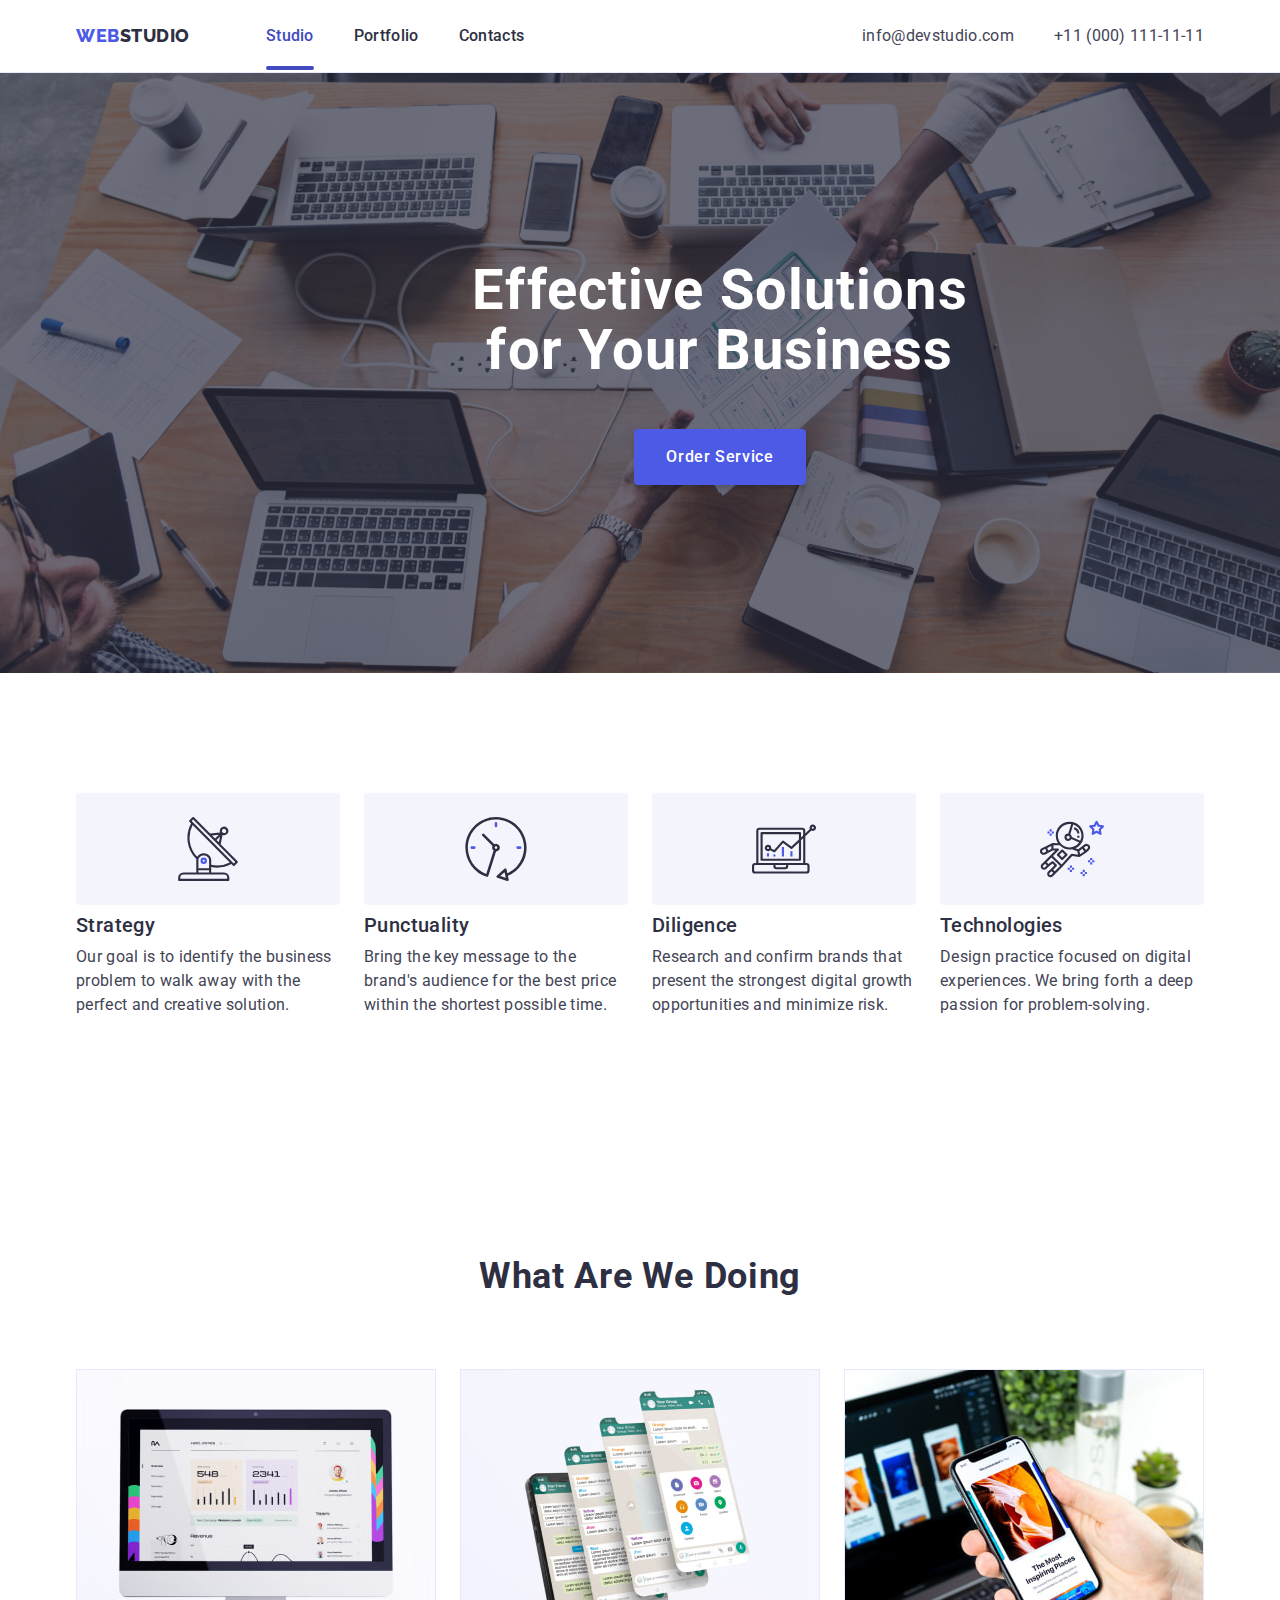
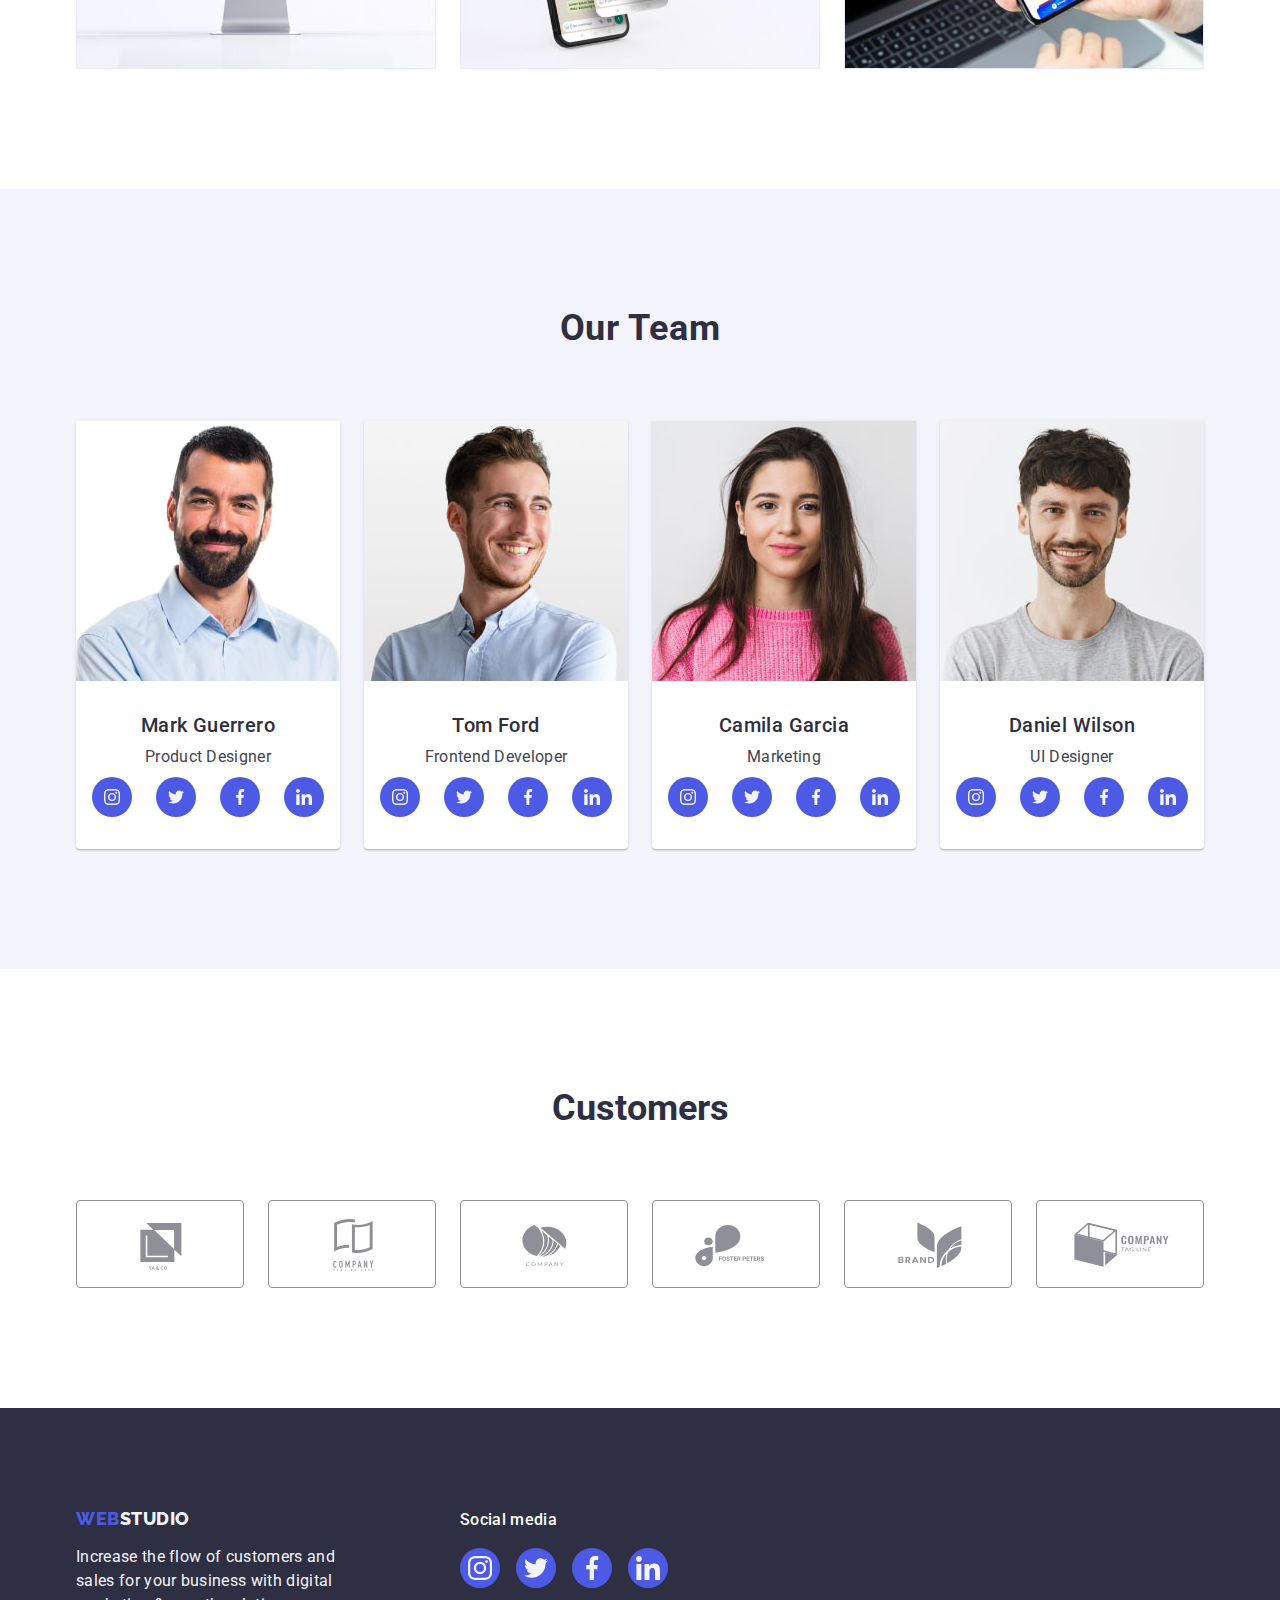
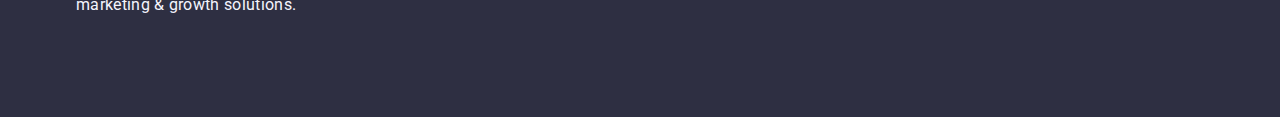
<file: index.html>
<!DOCTYPE html>
<html lang="en">
  <head>
    <meta charset="UTF-8" />
    <meta http-equiv="X-UA-Compatible" content="IE=edge" />
    <meta name="viewport" content="width=device-width, initial-scale=1.0" />
    <title>Effective Solutions for Your Business</title>
    <link rel="preconnect" href="https://fonts.googleapis.com" />
    <link rel="preconnect" href="https://fonts.gstatic.com" crossorigin />
    <link
      href="https://fonts.googleapis.com/css2?family=Raleway:wght@800&family=Roboto:wght@400;500;700&display=swap"
      rel="stylesheet"
    />
    <link
      rel="stylesheet"
      href="https://cdnjs.cloudflare.com/ajax/libs/modern-normalize/1.0.0/modern-normalize.min.css"
    />
    <link rel="stylesheet" href="./css/styles.css" />
  </head>
  <body>
    <header class="page-header">
      <div class="page-header-container container">
        <nav class="page-navigation">
          <a class="logo logo-header link" href="./index.html">
            Web<span class="logo-black">Studio</span></a
          >
          <ul class="nav list">
            <li class="nav-list-item">
              <a
                class="navigation-list-link navigation-list-link-current-page-studio link"
                href="./index.html"
                >Studio</a
              >
            </li>
            <li class="nav-list-item">
              <a class="navigation-list-link link" href="./portfolio.html"
                >Portfolio</a
              >
            </li>
            <li><a class="navigation-list-link link" href="">Contacts</a></li>
          </ul>
        </nav>
        <address class="main-adress">
          <ul class="adress-list list">
            <li class="adress-item">
              <a class="adress-item-link link" href="mailto:info@devstudio.com"
                >info@devstudio.com</a
              >
            </li>
            <li class="adress-item">
              <a class="adress-item-link link" href="tel:+110001111111"
                >+11 (000) 111-11-11</a
              >
            </li>
          </ul>
        </address>
      </div>
    </header>
    <main>
      <section class="hero-section">
        <div class="hero-container container">
          <h1 class="hero-title">Effective Solutions for Your Business</h1>
          <button class="main-button" type="button" data-modal-open>
            Order Service
          </button>
        </div>
      </section>
      <section class="solutions-container section">
        <div class="the-second-container container">
          <h2 class="solutions-title visually-hidden">Main solutions</h2>
          <ul class="solutions-list list">
            <li class="solutions-list-item">
              <div class="icons-lisst-item-container">
                <svg width="64" height="64">
                  <use href="./images/icons.svg#icon-antenna"></use>
                </svg>
              </div>
              <h3 class="third-title">Strategy</h3>
              <p class="list-description">
                Our goal is to identify the business problem to walk away with
                the perfect and creative solution.
              </p>
            </li>
            <li class="solutions-list-item">
              <div class="icons-lisst-item-container">
                <svg width="64" height="64">
                  <use href="./images/icons.svg#icon-clock-1"></use>
                </svg>
              </div>
              <h3 class="third-title">Punctuality</h3>
              <p class="list-description">
                Bring the key message to the brand's audience for the best price
                within the shortest possible time.
              </p>
            </li>
            <li class="solutions-list-item">
              <div class="icons-lisst-item-container">
                <svg width="64" height="64">
                  <use href="./images/icons.svg#icon-diagram-1"></use>
                </svg>
              </div>
              <h3 class="third-title">Diligence</h3>
              <p class="list-description">
                Research and confirm brands that present the strongest digital
                growth opportunities and minimize risk.
              </p>
            </li>

            <li class="solutions-list-item">
              <div class="icons-lisst-item-container">
                <svg width="64" height="64">
                  <use href="./images/icons.svg#icon-astronaut"></use>
                </svg>
              </div>
              <h3 class="third-title">Technologies</h3>
              <p class="list-description">
                Design practice focused on digital experiences. We bring forth a
                deep passion for problem-solving.
              </p>
            </li>
          </ul>
        </div>
      </section>
      <section class="activities-container section">
        <div class="the-third-container container">
          <h2 class="secondary-title">What are we doing</h2>

          <ul class="activities-list list">
            <li class="activities-list-item">
              <img
                class="activities-list-img"
                src="./images/section-2/computer-1.jpg"
                alt="promotion"
                width="360"
                height="300"
              />
            </li>
            <li class="activities-list-item">
              <img
                width="360"
                height="300"
                class="activities-list-img"
                src="./images/section-2/phones-2.jpg"
                alt="online courses"
              />
            </li>
            <li class="activities-list-item">
              <img
                width="360"
                height="300"
                class="activities-list-img"
                src="./images/section-2/phone-3.jpg"
                alt="Instagram Stories Concept"
              />
            </li>
          </ul>
        </div>
      </section>
      <section class="our-team section">
        <div class="container">
          <h2 class="secondary-title">Our Team</h2>
          <ul class="team-list list">
            <li class="team-list-item">
              <img
                class="team-list-img"
                width="264"
                height="260"
                src="./images/section-3/mark-guerrero-1.jpg"
                alt="Mark Guerrero"
              />

              <div class="card-description-page-first">
                <h3 class="third-title">Mark Guerrero</h3>
                <p class="list-description">Product Designer</p>
                <ul class="icons-section-four-list list">
                  <li class="icons-section-four-list-item">
                    <a class="icons-section-four-list-item-link" href="">
                      <svg
                        class="icons-section-four-svg"
                        width="16"
                        height="16"
                      >
                        <use
                          href="./images/icons.svg#icon-instagram-2"
                        ></use></svg
                    ></a>
                  </li>
                  <li class="icons-section-four-list-item">
                    <a class="icons-section-four-list-item-link" href="">
                      <svg
                        class="icons-section-four-svg"
                        width="16"
                        height="16"
                      >
                        <use
                          href="./images/icons.svg#icon-twitter-1"
                        ></use></svg
                    ></a>
                  </li>
                  <li class="icons-section-four-list-item">
                    <a class="icons-section-four-list-item-link" href="">
                      <svg
                        class="icons-section-four-svg"
                        width="16"
                        height="16"
                      >
                        <use
                          href="./images/icons.svg#icon-facebook-1"
                        ></use></svg
                    ></a>
                  </li>
                  <li class="icons-section-four-list-item">
                    <a class="icons-section-four-list-item-link" href="">
                      <svg
                        class="icons-section-four-svg"
                        width="16"
                        height="16"
                      >
                        <use
                          href="./images/icons.svg#icon-linkedin-1"
                        ></use></svg
                    ></a>
                  </li>
                </ul>
              </div>
            </li>
            <li class="team-list-item">
              <img
                class="team-list-img"
                width="264"
                height="260"
                src="./images/section-3/tom-ford-2.jpg"
                alt="Tom Ford"
              />
              <div class="card-description-page-first">
                <h3 class="third-title">Tom Ford</h3>
                <p class="list-description">Frontend Developer</p>
                <ul class="icons-section-four-list list">
                  <li class="icons-section-four-list-item">
                    <a class="icons-section-four-list-item-link" href="">
                      <svg
                        class="icons-section-four-svg"
                        width="16"
                        height="16"
                      >
                        <use
                          href="./images/icons.svg#icon-instagram-2"
                        ></use></svg
                    ></a>
                  </li>
                  <li class="icons-section-four-list-item">
                    <a class="icons-section-four-list-item-link" href="">
                      <svg
                        class="icons-section-four-svg"
                        width="16"
                        height="16"
                      >
                        <use
                          href="./images/icons.svg#icon-twitter-1"
                        ></use></svg
                    ></a>
                  </li>
                  <li class="icons-section-four-list-item">
                    <a class="icons-section-four-list-item-link" href="">
                      <svg
                        class="icons-section-four-svg"
                        width="16"
                        height="16"
                      >
                        <use
                          href="./images/icons.svg#icon-facebook-1"
                        ></use></svg
                    ></a>
                  </li>
                  <li class="icons-section-four-list-item">
                    <a class="icons-section-four-list-item-link" href="">
                      <svg
                        class="icons-section-four-svg"
                        width="16"
                        height="16"
                      >
                        <use
                          href="./images/icons.svg#icon-linkedin-1"
                        ></use></svg
                    ></a>
                  </li>
                </ul>
              </div>
            </li>
            <li class="team-list-item">
              <img
                class="team-list-img"
                width="264"
                height="260"
                src="./images/section-3/camila-garcia-3.jpg"
                alt="Camila Garcia"
              />
              <div class="card-description-page-first">
                <h3 class="third-title">Camila Garcia</h3>
                <p class="list-description">Marketing</p>
                <ul class="icons-section-four-list list">
                  <li class="icons-section-four-list-item">
                    <a class="icons-section-four-list-item-link" href="">
                      <svg
                        class="icons-section-four-svg"
                        width="16"
                        height="16"
                      >
                        <use
                          href="./images/icons.svg#icon-instagram-2"
                        ></use></svg
                    ></a>
                  </li>
                  <li class="icons-section-four-list-item">
                    <a class="icons-section-four-list-item-link" href="">
                      <svg
                        class="icons-section-four-svg"
                        width="16"
                        height="16"
                      >
                        <use
                          href="./images/icons.svg#icon-twitter-1"
                        ></use></svg
                    ></a>
                  </li>
                  <li class="icons-section-four-list-item">
                    <a class="icons-section-four-list-item-link" href="">
                      <svg
                        class="icons-section-four-svg"
                        width="16"
                        height="16"
                      >
                        <use
                          href="./images/icons.svg#icon-facebook-1"
                        ></use></svg
                    ></a>
                  </li>
                  <li class="icons-section-four-list-item">
                    <a class="icons-section-four-list-item-link" href="">
                      <svg
                        class="icons-section-four-svg"
                        width="16"
                        height="16"
                      >
                        <use
                          href="./images/icons.svg#icon-linkedin-1"
                        ></use></svg
                    ></a>
                  </li>
                </ul>
              </div>
            </li>
            <li class="team-list-item">
              <img
                class="team-list-img"
                width="264"
                height="260"
                src="./images/section-3/daniel-wilson-4.jpg"
                alt="Daniel Wilson"
              />
              <div class="card-description-page-first">
                <h3 class="third-title">Daniel Wilson</h3>
                <p class="list-description">UI Designer</p>
                <ul class="icons-section-four-list list">
                  <li class="icons-section-four-list-item">
                    <a class="icons-section-four-list-item-link" href="">
                      <svg
                        class="icons-section-four-svg"
                        width="16"
                        height="16"
                      >
                        <use
                          href="./images/icons.svg#icon-instagram-2"
                        ></use></svg
                    ></a>
                  </li>
                  <li class="icons-section-four-list-item">
                    <a class="icons-section-four-list-item-link" href="">
                      <svg
                        class="icons-section-four-svg"
                        width="16"
                        height="16"
                      >
                        <use
                          href="./images/icons.svg#icon-twitter-1"
                        ></use></svg
                    ></a>
                  </li>
                  <li class="icons-section-four-list-item">
                    <a class="icons-section-four-list-item-link" href="">
                      <svg
                        class="icons-section-four-svg"
                        width="16"
                        height="16"
                      >
                        <use
                          href="./images/icons.svg#icon-facebook-1"
                        ></use></svg
                    ></a>
                  </li>
                  <li class="icons-section-four-list-item">
                    <a class="icons-section-four-list-item-link" href="">
                      <svg
                        class="icons-section-four-svg"
                        width="16"
                        height="16"
                      >
                        <use
                          href="./images/icons.svg#icon-linkedin-1"
                        ></use></svg
                    ></a>
                  </li>
                </ul>
              </div>
            </li>
          </ul>
        </div>
      </section>
      <section class="customers-section">
        <div class="container">
          <h2 class="customers-section-titile secondary-titile">Customers</h2>
          <ul class="customers-section-list list">
            <li class="customers-section-list-item">
              <a class="customers-section-list-item-link" href="">
                <svg class="customers-section-list-svg" width="104" height="56">
                  <use href="./images/icons.svg#icon-Logo"></use>
                </svg>
              </a>
            </li>
            <li class="customers-section-list-item">
              <a class="customers-section-list-item-link" href=""
                ><svg
                  class="customers-section-list-svg"
                  width="104"
                  height="56"
                >
                  <use href="./images/icons.svg#icon-Logo-1"></use></svg
              ></a>
            </li>
            <li class="customers-section-list-item">
              <a class="customers-section-list-item-link" href=""
                ><svg
                  class="customers-section-list-svg"
                  width="104"
                  height="56"
                >
                  <use href="./images/icons.svg#icon-Logo-2"></use></svg
              ></a>
            </li>
            <li class="customers-section-list-item">
              <a class="customers-section-list-item-link" href=""
                ><svg
                  class="customers-section-list-svg"
                  width="104"
                  height="56"
                >
                  <use href="./images/icons.svg#icon-Logo-3"></use></svg
              ></a>
            </li>
            <li class="customers-section-list-item">
              <a class="customers-section-list-item-link" href=""
                ><svg
                  class="customers-section-list-svg"
                  width="104"
                  height="56"
                >
                  <use href="./images/icons.svg#icon-Logo-4"></use></svg
              ></a>
            </li>
            <li class="customers-section-list-item">
              <a class="customers-section-list-item-link" href=""
                ><svg
                  class="customers-section-list-svg"
                  width="104"
                  height="56"
                >
                  <use href="./images/icons.svg#icon-Logo-5"></use></svg
              ></a>
            </li>
          </ul>
        </div>
      </section>
    </main>
    <footer class="footer-container">
      <div class="footer-container-box container">
        <div class="footer-box-logo">
          <a class="logo link" href="./index.html">
            Web<span class="logo-footer">Studio</span></a
          >
          <p class="footer-container-text">
            Increase the flow of customers and sales for your business with
            digital marketing & growth solutions.
          </p>
        </div>
        <div class="footer-box-links">
          <p class="footer-box-text">Social media</p>
          <ul class="footer-links-list list">
            <li class="footer-links-list-item">
              <a class="footer-link" href="">
                <svg class="icons-footer-svg" width="24" height="24">
                  <use href="./images/icons.svg#icon-instagram-2"></use>
                </svg>
              </a>
            </li>
            <li class="footer-links-list-item">
              <a class="footer-link" href="">
                <svg class="icons-footer-svg" width="24" height="24">
                  <use href="./images/icons.svg#icon-twitter-1"></use>
                </svg>
              </a>
            </li>
            <li class="footer-links-list-item">
              <a class="footer-link" href="">
                <svg class="icons-footer-svg" width="24" height="24">
                  <use href="./images/icons.svg#icon-facebook-1"></use>
                </svg>
              </a>
            </li>
            <li class="footer-links-list-item">
              <a class="footer-link" href="">
                <svg class="icons-footer-svg" width="24" height="24">
                  <use href="./images/icons.svg#icon-linkedin-1"></use>
                </svg>
              </a>
            </li>
          </ul>
        </div>
      </div>
    </footer>
    <div class="backdrop is-hidden" data-modal>
      <div class="modal">
        <button type="button" class="modal-close-btn" data-modal-close>
          <svg class="icon-modal-closing" width="8" height="8">
            <use href="./images/icons.svg#icon-modal-closing"></use>
          </svg>
        </button>
      </div>
    </div>
    <script src="./js/modal.js"></script>
  </body>
</html>
</file>
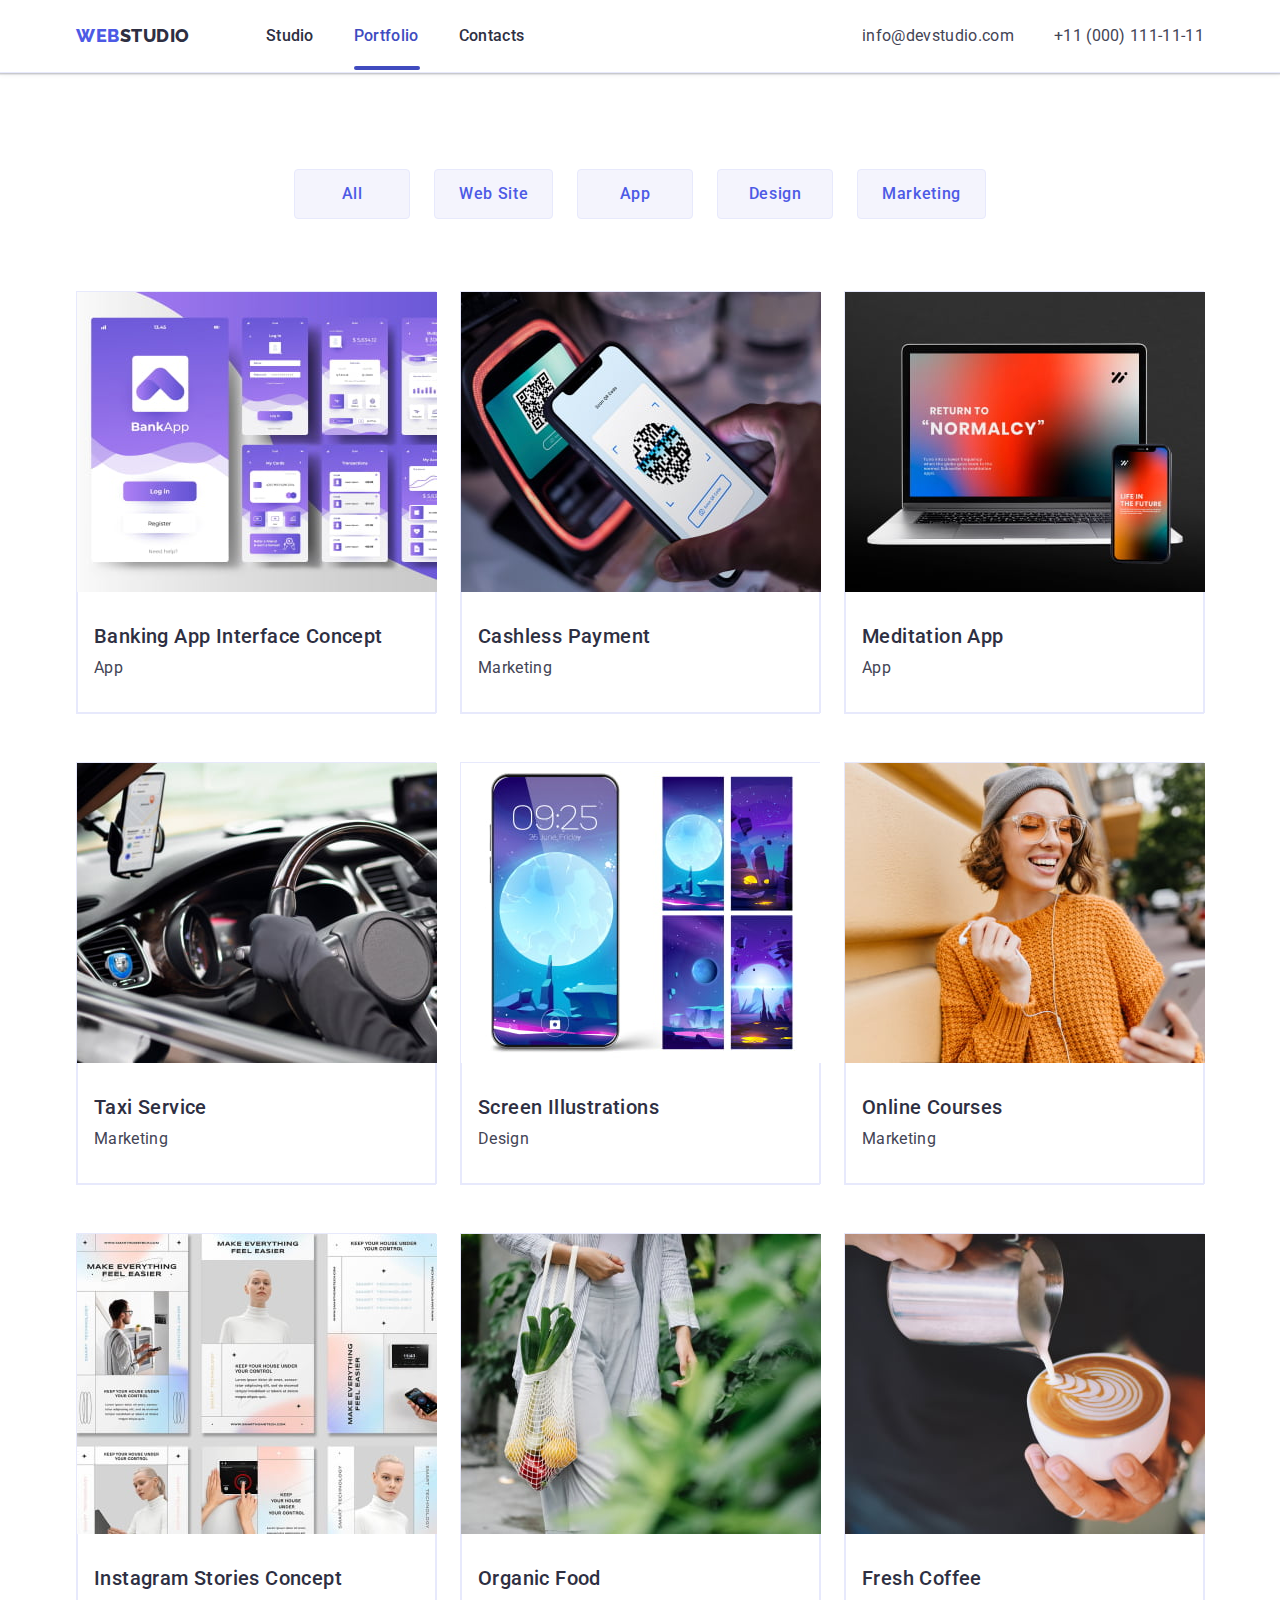
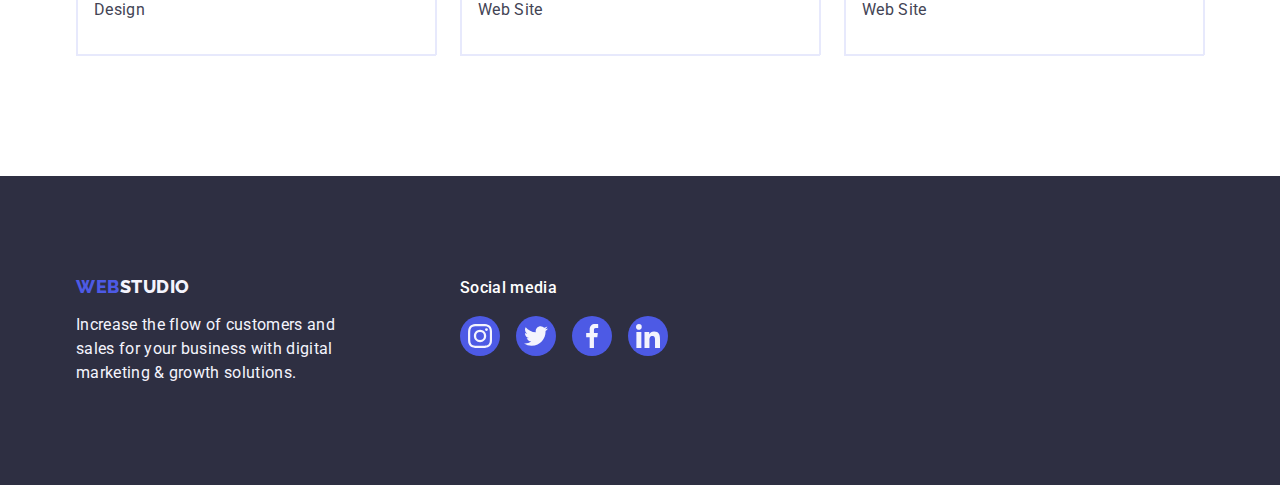
<file: portfolio.html>
<!DOCTYPE html>
<html lang="en">
  <head>
    <meta charset="UTF-8" />
    <meta http-equiv="X-UA-Compatible" content="IE=edge" />
    <meta name="viewport" content="width=device-width, initial-scale=1.0" />
    <title>Effective Solutions for Your Business</title>
    <link rel="preconnect" href="https://fonts.googleapis.com" />
    <link rel="preconnect" href="https://fonts.gstatic.com" crossorigin />
    <link
      href="https://fonts.googleapis.com/css2?family=Raleway:wght@800&family=Roboto:wght@400;500;700&display=swap"
      rel="stylesheet"
    />
    <link
      rel="stylesheet"
      href="https://cdnjs.cloudflare.com/ajax/libs/modern-normalize/1.0.0/modern-normalize.min.css"
    />
    <link rel="stylesheet" href="./css/styles.css" />
  </head>
  <body>
    <header class="page-header">
      <div class="page-header-container container">
        <nav class="page-navigation">
          <a class="logo logo-header link" href="./index.html">
            Web<span class="logo-black">Studio</span></a
          >
          <ul class="nav list">
            <li>
              <a class="navigation-list-link link" href="./index.html"
                >Studio</a
              >
            </li>
            <li>
              <a
                class="navigation-list-link navigation-list-link-current-page-portfolio link"
                href="./portfolio.html"
                >Portfolio</a
              >
            </li>
            <li><a class="navigation-list-link link" href="">Contacts</a></li>
          </ul>
        </nav>
        <address class="main-adress">
          <ul class="adress-list list">
            <li class="adress-item">
              <a class="adress-item-link link" href="mailto:info@devstudio.com"
                >info@devstudio.com</a
              >
            </li>
            <li class="adress-item">
              <a class="adress-item-link link" href="tel:+110001111111"
                >+11 (000) 111-11-11</a
              >
            </li>
          </ul>
        </address>
      </div>
    </header>
    <main>
      <section class="offers-container">
        <div class="container">
          <h1 class="visually-hidden">Our offers</h1>
          <ul class="offers-menu list">
            <li class="offers-btn-item">
              <button class="offers-btn" type="button">All</button>
            </li>
            <li class="offers-btn-item">
              <button class="offers-btn" type="button">Web Site</button>
            </li>
            <li class="offers-btn-item">
              <button class="offers-btn" type="button">App</button>
            </li>
            <li class="offers-btn-item">
              <button class="offers-btn" type="button">Design</button>
            </li>
            <li class="offers-btn-item">
              <button class="offers-btn" type="button">Marketing</button>
            </li>
          </ul>
          <ul class="offers-list list">
            <li class="offers-list-item">
              <a class="offers-list-item-link link" href="">
                <div class="offers-list-img-wrapper">
                  <img
                    src="./images/portfolio-main-section/banking-app.jpg"
                    alt="Illustration of what we offer"
                    width="360"
                    height="300"
                  />
                  <p class="overlay">
                    14 Stylish and User-Friendly App Design Concepts · Task
                    Manager App · Calorie Tracker App · Exotic Fruit Ecommerce
                    App · Cloud Storage App
                  </p>
                </div>

                <div class="card-description-page-sec">
                  <h2 class="third-title">Banking App Interface Concept</h2>
                  <p class="list-description">App</p>
                </div>
              </a>
            </li>
            <li class="offers-list-item">
              <a class="offers-list-item-link link" href="">
                <div class="offers-list-img-wrapper">
                  <img
                    src="./images/portfolio-main-section/cashless-payment.jpg"
                    alt="Illustration of what we offer"
                    width="360"
                    height="300"
                  />
                  <p class="overlay">
                    14 Stylish and User-Friendly App Design Concepts · Task
                    Manager App · Calorie Tracker App · Exotic Fruit Ecommerce
                    App · Cloud Storage App
                  </p>
                </div>
                <div class="card-description-page-sec">
                  <h2 class="third-title">Cashless Payment</h2>
                  <p class="list-description">Marketing</p>
                </div>
              </a>
            </li>
            <li class="offers-list-item">
              <a class="offers-list-item-link link" href="">
                <div class="offers-list-img-wrapper">
                  <img
                    src="./images/portfolio-main-section/meditation-app.jpg"
                    alt="Illustration of what we offer"
                    width="360"
                    height="300"
                  />
                  <p class="overlay">
                    14 Stylish and User-Friendly App Design Concepts · Task
                    Manager App · Calorie Tracker App · Exotic Fruit Ecommerce
                    App · Cloud Storage App
                  </p>
                </div>
                <div class="card-description-page-sec">
                  <h2 class="third-title">Meditation App</h2>
                  <p class="list-description">App</p>
                </div>
              </a>
            </li>
            <li class="offers-list-item">
              <a class="offers-list-item-link link" href="">
                <div class="offers-list-img-wrapper">
                  <img
                    src="./images/portfolio-main-section/taxi-service.jpg"
                    alt="Illustration of what we offer"
                    width="360"
                    height="300"
                  />
                  <p class="overlay">
                    14 Stylish and User-Friendly App Design Concepts · Task
                    Manager App · Calorie Tracker App · Exotic Fruit Ecommerce
                    App · Cloud Storage App
                  </p>
                </div>
                <div class="card-description-page-sec">
                  <h2 class="third-title">Taxi Service</h2>
                  <p class="list-description">Marketing</p>
                </div>
              </a>
            </li>
            <li class="offers-list-item">
              <a class="offers-list-item-link link" href="">
                <div class="offers-list-img-wrapper">
                  <img
                    src="./images/portfolio-main-section/screen-illustrations.jpg"
                    alt="Illustration of what we offer"
                    width="360"
                    height="300"
                  />
                  <p class="overlay">
                    14 Stylish and User-Friendly App Design Concepts · Task
                    Manager App · Calorie Tracker App · Exotic Fruit Ecommerce
                    App · Cloud Storage App
                  </p>
                </div>
                <div class="card-description-page-sec">
                  <h2 class="third-title">Screen Illustrations</h2>
                  <p class="list-description">Design</p>
                </div>
              </a>
            </li>
            <li class="offers-list-item">
              <a class="offers-list-item-link link" href="">
                <div class="offers-list-img-wrapper">
                  <img
                    src="./images/portfolio-main-section/online-courses.jpg"
                    alt="Illustration of what we offer"
                    width="360"
                    height="300"
                  />
                  <p class="overlay">
                    14 Stylish and User-Friendly App Design Concepts · Task
                    Manager App · Calorie Tracker App · Exotic Fruit Ecommerce
                    App · Cloud Storage App
                  </p>
                </div>
                <div class="card-description-page-sec">
                  <h2 class="third-title">Online Courses</h2>
                  <p class="list-description">Marketing</p>
                </div>
              </a>
            </li>
            <li class="offers-list-item">
              <a class="offers-list-item-link link" href="">
                <div class="offers-list-img-wrapper">
                  <img
                    src="./images/portfolio-main-section/instagram-stories-concept.jpg"
                    alt="Illustration of what we offer"
                    width="360"
                    height="300"
                  />
                  <p class="overlay">
                    14 Stylish and User-Friendly App Design Concepts · Task
                    Manager App · Calorie Tracker App · Exotic Fruit Ecommerce
                    App · Cloud Storage App
                  </p>
                </div>
                <div class="card-description-page-sec">
                  <h2 class="third-title">Instagram Stories Concept</h2>
                  <p class="list-description">Design</p>
                </div>
              </a>
            </li>
            <li class="offers-list-item">
              <a class="offers-list-item-link link" href="">
                <div class="offers-list-img-wrapper">
                  <img
                    src="./images/portfolio-main-section/organic-food.jpg"
                    alt="Illustration of what we offer"
                    width="360"
                    height="300"
                  />
                  <p class="overlay">
                    14 Stylish and User-Friendly App Design Concepts · Task
                    Manager App · Calorie Tracker App · Exotic Fruit Ecommerce
                    App · Cloud Storage App
                  </p>
                </div>
                <div class="card-description-page-sec">
                  <h2 class="third-title">Organic Food</h2>
                  <p class="list-description">Web Site</p>
                </div>
              </a>
            </li>
            <li class="offers-list-item">
              <a class="offers-list-item-link link" href="">
                <div class="offers-list-img-wrapper">
                  <img
                    src="./images/portfolio-main-section/fresh-coffee.jpg"
                    alt="Illustration of what we offer"
                    width="360"
                    height="300"
                  />
                  <p class="overlay">
                    14 Stylish and User-Friendly App Design Concepts · Task
                    Manager App · Calorie Tracker App · Exotic Fruit Ecommerce
                    App · Cloud Storage App
                  </p>
                </div>
                <div class="card-description-page-sec">
                  <h2 class="third-title">Fresh Coffee</h2>
                  <p class="list-description">Web Site</p>
                </div>
              </a>
            </li>
          </ul>
        </div>
      </section>
    </main>
    <footer class="footer-container">
      <div class="footer-container-box container">
        <div class="footer-box-logo">
          <a class="logo link" href="./index.html">
            Web<span class="logo-footer">Studio</span></a
          >
          <p class="footer-container-text">
            Increase the flow of customers and sales for your business with
            digital marketing & growth solutions.
          </p>
        </div>
        <div class="footer-box-links">
          <p class="footer-box-text">Social media</p>
          <ul class="footer-links-list list">
            <li class="footer-links-list-item">
              <a class="footer-link" href="">
                <svg class="icons-footer-svg" width="24" height="24">
                  <use href="./images/icons.svg#icon-instagram-2"></use>
                </svg>
              </a>
            </li>
            <li class="footer-links-list-item">
              <a class="footer-link" href="">
                <svg class="icons-footer-svg" width="24" height="24">
                  <use href="./images/icons.svg#icon-twitter-1"></use>
                </svg>
              </a>
            </li>
            <li class="footer-links-list-item">
              <a class="footer-link" href="">
                <svg class="icons-footer-svg" width="24" height="24">
                  <use href="./images/icons.svg#icon-facebook-1"></use>
                </svg>
              </a>
            </li>
            <li class="footer-links-list-item">
              <a class="footer-link" href="">
                <svg class="icons-footer-svg" width="24" height="24">
                  <use href="./images/icons.svg#icon-linkedin-1"></use>
                </svg>
              </a>
            </li>
          </ul>
        </div>
      </div>
    </footer>
  </body>
</html>
</file>
<file: css/styles.css>
:root {
  --main-font-family: 'Roboto', sans-serif;
  --logo-font-family: 'Raleway', sans-serif;
  --primary-text-color-theme-light: #2e2f42;
  --secondary-text-color-theme-light: #434455;
  --primary-text-color-theme-dark: #fff;
  --secondary-text-color-theme-dark: #f4f4fd;
  --background-color-theme-light: #f4f4fd;
  --background-color-theme-dark: #2e2f42;
  --backgound-cards-color: #fff;
  --accent-color: #4d5ae5;
  --secondary-accent-color: #e7e9fc;
  --hover-state-color: #404bbf;
  --icons-color: #8e8f99;
  --transition-duration-and-func: background-color 250ms
    cubic-bezier(0.4, 0, 0.2, 1);
}

h1,
h2,
h3,
h4,
p {
  margin-top: 0;
  margin-bottom: 0;
}

ul,
ol {
  margin-top: 0;
  margin-bottom: 0;
  padding-left: 0;
}

img {
  display: block;
}

.list {
  list-style: none;
}
.link {
  text-decoration: none;
  font-style: normal;
  color: var(--primary-text-color-theme-light);
}
body {
  font-family: var(--main-font-family);
  color: var(--secondary-text-color-theme-light);
  background-color: var(--backgound-cards-color);
}

.container {
  max-width: 1158px;
  margin: 0 auto;
  padding: 0 15px;
}

button {
  font-family: inherit;
  cursor: pointer;
}
/* ================= HEADER ================= */

.page-header {
  padding-top: 24px;
  padding-bottom: 24px;
  border-bottom: 1px solid var(--secondary-accent-color);
  background: var(--backgound-cards-color);
  box-shadow: 0px 2px 1px rgba(46, 47, 66, 0.08),
    0px 1px 1px rgba(46, 47, 66, 0.16), 0px 1px 6px rgba(46, 47, 66, 0.08);
}

.page-header-container {
  display: flex;
  align-items: center;
}

.page-navigation {
  display: flex;
  /* column-gap: 76px; */
  align-items: center;
}
.nav {
  display: flex;
  gap: 40px;
  /* padding-top: 24px;
  padding-bottom: 24px; */
}

.main-adress > ul {
  display: flex;
  gap: 40px;
}

.main-adress {
  margin-left: auto;
}

.nav-list-item {
  position: relative;
}
.navigation-list-link {
  font-family: 'Roboto', sans-serif;
  font-weight: 500;
  font-size: 16px;
  line-height: 1.5;
  letter-spacing: 0.02em;
  color: var(--primary-text-color-theme-light);
  padding: 24px 0;
  transition: color 250ms cubic-bezier(0.4, 0, 0.2, 1);
}

.navigation-list-link-current-page-studio {
  position: relative;
  color: var(--hover-state-color);
}
.navigation-list-link-current-page-portfolio {
  position: relative;
  color: var(--hover-state-color);
}

.navigation-list-link-current-page-studio::after {
  position: absolute;
  content: '';
  display: block;
  width: 48px;
  height: 4px;
  background-color: var(--hover-state-color);
  margin-top: 20px;
  border-radius: 2px;
  left: 0;
  bottom: -1px;
}

.navigation-list-link-current-page-portfolio::after {
  position: absolute;
  content: '';
  display: block;
  width: 66px;
  height: 4px;
  background-color: var(--hover-state-color);
  margin-top: 20px;
  border-radius: 2px;
  left: 0;
  bottom: -1px;
}

.navigation-list-link:hover,
.navigation-list-link:focus {
  color: var(--hover-state-color);
}

.main-adress {
  font-style: normal;
}
.adress-item-link {
  font-family: inherit;
  font-size: 16px;
  line-height: 1.5;
  letter-spacing: 0.02em;
  color: inherit;
  transition: color 250ms cubic-bezier(0.4, 0, 0.2, 1);
}
.adress-item-link:hover,
.adress-item-link:focus {
  color: var(--hover-state-color);
  transition: color 250ms cubic-bezier(0.4, 0, 0.2, 1);
}

/* ================= LOGO ================= */

.logo {
  font-family: var(--logo-font-family);
  font-weight: 800;
  font-size: 18px;
  line-height: 1.17;
  display: inline-block;
  align-items: center;
  margin-bottom: 16px;
  letter-spacing: 0.03em;
  text-transform: uppercase;
  color: var(--accent-color);
  margin-right: 76px;
}
.logo-header {
  /* padding-top: 24px;
  padding-bottom: 24px; */
  margin-bottom: 0;
}

.logo-black {
  color: var(--primary-text-color-theme-light);
}
.logo-footer {
  color: var(--secondary-text-color-theme-dark);
}
/* / ================= LOGO ================= */

/* /================= HEADER ================= */

/* ================= HERO ================= */

.hero-section {
  background-image: linear-gradient(
      rgba(46, 47, 66, 0.7),
      rgba(46, 47, 66, 0.7)
    ),
    url(../images/people-office-bg.jpg);
  background-size: cover;
  background-color: var(--background-color-theme-dark);
  padding: 188px 0;
  background-repeat: no-repeat;
  min-width: 1440px;
  background-position: center;
}

.hero-title {
  font-weight: 700;
  font-size: 56px;
  line-height: 1.07;
  letter-spacing: 0.02em;
  color: var(--primary-text-color-theme-dark);
  margin-left: auto;
  margin-right: auto;
  text-align: center;
  max-width: 496px;
}
.main-button {
  font-weight: 500;
  font-size: 16px;
  line-height: 1.5;
  letter-spacing: 0.04em;
  color: var(--primary-text-color-theme-dark);
  background: var(--accent-color);
  text-align: center;
  display: block;
  margin: 48px auto 0 auto;
  border: none;
  box-shadow: 0px 4px 4px rgba(0, 0, 0, 0.15);
  border-radius: 4px;
  padding: 16px 32px;
  min-width: 169px;
  height: 56px;
  transition: var(--transition-duration-and-func);
}

.main-button:hover,
.main-button:focus {
  background-color: var(--hover-state-color);
}

.section {
  padding-top: 120px;
  padding-bottom: 120px;
}

/* /----------HERO ----------*/

/* ================= The second section ================= */

.visually-hidden {
  position: absolute;
  width: 1px;
  height: 1px;
  margin: -1px;
  border: 0;
  padding: 0;
  white-space: nowrap;
  clip-path: inset(100%);
  clip: rect(0 0 0 0);
  overflow: hidden;
}

.icons-lisst-item-container {
  display: flex;
  flex-direction: row;
  gap: 24px;
  align-items: center;
  justify-content: center;
  height: 112px;
  background-color: #f4f4fd;
  border-radius: 4px;
  margin-bottom: 8px;
  max-width: 264px;
}

.solutions-list {
  display: flex;
  flex-direction: row;
  gap: 24px;
  justify-content: center;
  align-items: flex-end;
}
.solutions-list-item {
  flex-basis: calc((100% - 72px) / 4);
}

.third-title {
  font-weight: 500;
  font-size: 20px;
  line-height: 1.2;
  letter-spacing: 0.02em;
  color: var(--primary-text-color-theme-light);
  margin-bottom: 8px;
}
.list-description {
  font-weight: 400;
  font-size: 16px;
  line-height: 1.5;
  letter-spacing: 0.02em;
  color: var(--secondary-text-color-theme-light);
}

/* The third section */

.activities-container {
  padding-top: 120px;
  padding-bottom: 120px;
}

/*  ------------COMPONENTS -----------*/
.secondary-title {
  font-weight: 700;
  font-size: 36px;
  line-height: 1.11;
  letter-spacing: 0.02em;
  text-transform: capitalize;
  color: var(--primary-text-color-theme-light);
  text-align: center;
  margin-bottom: 72px;
  margin-left: auto;
  margin-right: auto;
}
.activities-list {
  display: flex;
  flex-direction: row;
  gap: 24px;
  flex-basis: calc((100% - 48px) / 3);
}

/* / ------------COMPONENTS -----------*/

/* The forth section */
.team-list {
  display: flex;
  gap: 24px;
  flex-basis: calc(100%-72px) / 4;
}
.card-description-page-first {
  padding: 32px 0px;
  text-align: center;
}
.icons-section-four-list {
  display: flex;
  justify-content: center;
  gap: 24px;
  margin-top: 8px;
}
.icons-section-four-list-item {
  width: 40px;
  height: 40px;
}
.icons-section-four-list-item-link {
  width: 100%;
  height: 100%;
  background-color: var(--accent-color);
  border-radius: 50%;
  display: flex;
  align-items: center;
  justify-content: center;
  transition: var(--transition-duration-and-func);
}
.icons-section-four-list-item-link:hover,
.icons-section-four-list-item-link:focus {
  background-color: var(--hover-state-color);
  cursor: pointer;
}

.icons-section-four-svg {
  fill: var(--background-color-theme-light);
}

.third-title {
  margin-bottom: 8px;
}

.team-list-item {
  background: var(--backgound-cards-color);
  box-shadow: 0px 1px 6px rgba(46, 47, 66, 0.08),
    0px 1px 1px rgba(46, 47, 66, 0.16), 0px 2px 1px rgba(46, 47, 66, 0.08);
  border-radius: 0px 0px 4px 4px;
}
.our-team {
  background: #f4f4fd;
  padding-top: 120px;
  padding-bottom: 120px;

  /* / The forth section */
}

/* =================THE FIFTH SECTION =================*/
.customers-section {
  padding-top: 120px;
  padding-bottom: 120px;
}
.customers-section-titile {
  font-size: 36px;
  line-height: 1.1;
  color: var(--primary-text-color-theme-light);
  margin-bottom: 72px;
  text-align: center;
}
.customers-section-list {
  display: flex;
  flex-direction: row;
  gap: 24px;
}
.customers-section-list-item {
  width: calc((100% - 120px) / 6);
  height: 88px;
}
.customers-section-list-item-link {
  width: 100%;
  height: 100%;
  border: 1px solid #8e8f99;
  border-radius: 4px;
  display: flex;
  align-items: center;
  justify-content: center;
  color: var(--icons-color);
  transition: border-color 250ms cubic-bezier(0.4, 0, 0.2, 1),
    color 250ms cubic-bezier(0.4, 0, 0.2, 1);
}
.customers-section-list-item-link:hover,
.customers-section-list-item-link:focus {
  border-color: #404bbf;
  color: #404bbf;
}
.customers-section-list-svg {
  fill: currentColor;
}
/* =================THE FIFTH SECTION =================*/

/* footer */
.footer-container-box {
  display: flex;
  align-items: baseline;
}
.footer-container {
  background-color: var(--background-color-theme-dark);
  padding-top: 100px;
  padding-bottom: 100px;
}
.footer-links-list {
  display: flex;
  flex-direction: row;
  gap: 16px;
}

.footer-box-logo {
  margin-right: 120px;
}

.footer-container-text {
  font-size: 16px;
  line-height: 1.5;
  letter-spacing: 0.02em;
  color: var(--secondary-text-color-theme-dark);
  max-width: 264px;
}
.footer-container-paragraph {
  font-weight: 500;
  font-size: 16px;
  line-height: 1.5;
  letter-spacing: 0.02em;
  color: var(--primary-text-color-theme-dark);
  margin-bottom: 16px;
}
.footer-box-links {
  display: flex;
  flex-direction: column;
}
.footer-box-text {
  font-weight: 500;
  font-size: 16px;
  line-height: 1.5;
  letter-spacing: 0.02em;
  color: var(--primary-text-color-theme-dark);
  margin-bottom: 16px;
}
.footer-links-list-item {
  width: 40px;
  height: 40px;
}
.footer-link {
  width: 100%;
  height: 100%;
  background-color: var(--accent-color);
  border-radius: 50%;
  display: flex;
  align-items: center;
  justify-content: center;
  transition: var(--transition-duration-and-func);
}
.footer-link:hover,
.footer-link:focus {
  background-color: #31d0aa;
  background-color: #31d0aa;
}
.icons-footer-svg {
  fill: var(--background-color-theme-light);
}

/* =================PAGE PORTFOLIO=================  */

.offers-list-item-link {
  display: block;
  transition: box-shadow 250ms cubic-bezier(0.4, 0, 0.2, 1);
}
.offers-list-item-link:hover,
.offers-list-item-link:focus {
  box-shadow: 0px 1px 6px rgba(46, 47, 66, 0.08),
    0px 1px 1px rgba(46, 47, 66, 0.16), 0px 2px 1px rgba(46, 47, 66, 0.08);
}

.offers-container {
  padding-top: 96px;
  padding-bottom: 120px;
}

.offers-menu {
  display: flex;
  margin-bottom: 72px;
  justify-content: center;
  align-items: center;
  gap: 24px;
}

.offers-btn {
  background: var(--secondary-text-color-theme-dark);
  color: var(--accent-color);
  border: 1px solid #e7e9fc;
  border-radius: 4px;
  font-weight: 500;
  font-size: 16px;
  line-height: 1.5;
  letter-spacing: 0.04em;
  min-width: 116px;
  padding: 12px 24px;
  flex-basis: calc((100%- 96px) / 5);
  transition: color 250ms cubic-bezier(0.4, 0, 0.2, 1),
    background-color 250ms cubic-bezier(0.4, 0, 0.2, 1),
    border-color 250ms cubic-bezier(0.4, 0, 0.2, 1),
    box-shadow 250ms cubic-bezier(0.4, 0, 0.2, 1);
}
.offers-btn:hover,
.offers-btn:focus {
  background: var(--hover-state-color);
  box-shadow: 0px 3px 1px rgba(0, 0, 0, 0.1), 0px 2px 1px rgba(0, 0, 0, 0.08),
    0px 2px 2px rgba(0, 0, 0, 0.12);
  border-radius: 4px;
  color: var(--primary-text-color-theme-dark);
  border: 1px solid transparent;
}
.offers-list-item {
  background: var(--backgound-cards-color);
  border: 1px solid var(--secondary-accent-color);
  flex-basis: calc((100% - 48px) / 3);
  max-width: 360px;
}

.offers-list {
  display: flex;
  flex-wrap: wrap;
  column-gap: 24px;
  row-gap: 48px;
  flex-basis: calc((100% - 48px) / 3);
}
.card-description-page-sec {
  padding: 32px 16px;
  border: 1px solid #e7e9fc;
  border-top: none;
  min-width: 360px;
}
.overlay {
  background: #4d5ae5;
  color: var(--secondary-text-color-theme-dark);
  padding: 40px 32px;
  line-height: 1.5;
  letter-spacing: 0.02em;
  position: absolute;
  top: 0;
  left: 0;
  height: 100%;
  width: 100%;
  overflow: auto;

  transform: translateY(100%);
  transition: transform 250ms cubic-bezier(0.4, 0, 0.2, 1);
}
.offers-list-img-wrapper {
  min-width: 360px;
  position: relative;
  overflow: hidden;
}
.offers-list-item-link:hover .overlay,
.offers-list-item-link:focus .overlay {
  transform: translateY(0%);
}

/* =================MODAL WINDOW =================*/

.backdrop {
  position: fixed;
  top: 0;
  left: 0;
  width: 100%;
  height: 100%;
  background-color: rgba(46, 47, 66, 0.4);
  pointer-events: auto;
  visibility: visible;
  opacity: 1;
  transition: opacity 250ms cubic-bezier(0.4, 0, 0.2, 1),
    visibility 250ms cubic-bezier(0.4, 0, 0.2, 1);
}
.modal {
  width: 408px;
  min-height: 584px;
  background: #fcfcfc;
  position: absolute;
  top: 50%;
  left: 50%;
  transform: translate(-50%, -50%);
  box-shadow: 0px 1px 1px rgba(0, 0, 0, 0.14), 0px 1px 3px rgba(0, 0, 0, 0.12),
    0px 2px 1px rgba(0, 0, 0, 0.2);
  border-radius: 4px;
  transition: transform 250ms cubic-bezier(0.4, 0, 0.2, 1);
}
.modal-close-btn {
  position: absolute;
  padding: 0;
  display: flex;
  align-items: center;
  justify-content: center;
  width: 24px;
  height: 24px;
  border-radius: 50%;
  background: #e7e9fc;
  border: 1px solid rgba(0, 0, 0, 0.1);
  top: 24px;
  right: 24px;
  transition: background-color 250ms cubic-bezier(0.4, 0, 0.2, 1),
    border 250ms cubic-bezier(0.4, 0, 0.2, 1);
}
.modal-close-btn:hover,
.modal-close-btn:focus {
  background-color: var(--hover-state-color);
  fill: #ffffff;
  cursor: pointer;
  border: none;
}
.icon-modal-closing {
  transition: fill 250ms cubic-bezier(0.4, 0, 0.2, 1);
}
.is-hidden {
  opacity: 0;
  visibility: hidden;
  pointer-events: none;
}
</file>
